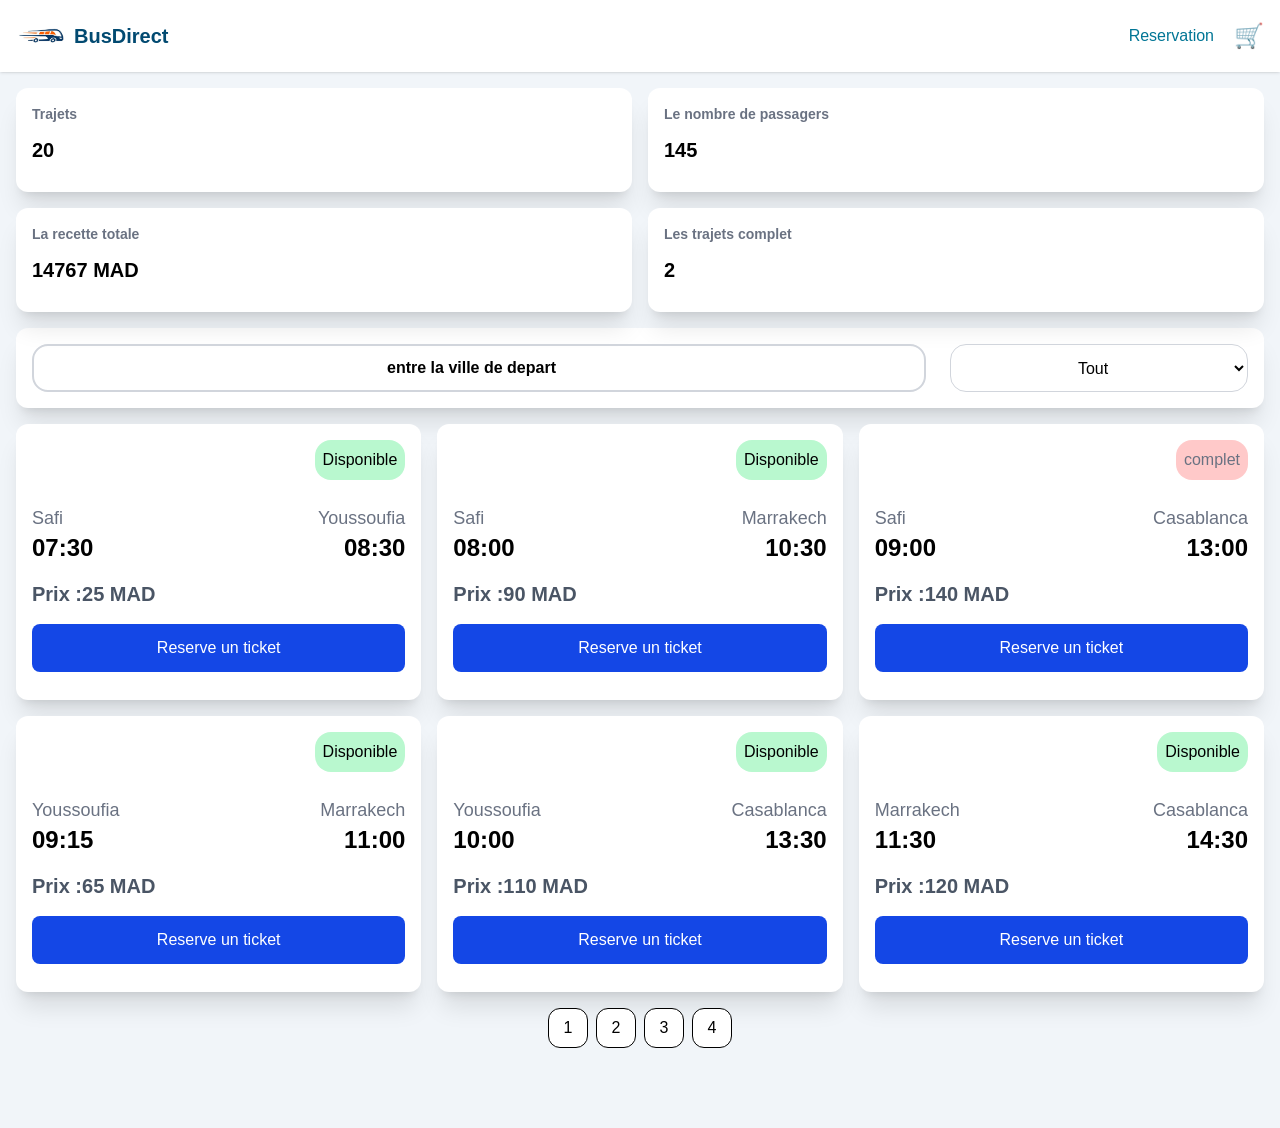
<file: index.html>
<!DOCTYPE html>
<html lang="fr">

<head>
    <meta charset="UTF-8">
    <meta name="viewport" content="width=device-width, initial-scale=1.0">
    <title>BusDirect</title>
    <link rel="stylesheet" href="style.css">
    <link href="src/output.css" rel="stylesheet">
</head>

<body>

    <header class="bg-white shadow-sm sticky top-0 z-10 ">
        <section class="mx-auto p-4 flex justify-between items-center">
            <div class="flex gap-2 items-center">
                <img src="img/logo.png" alt="logo" class="w-[50px] h-[40px]">
                <h1 class="text-xl font-bold text-sky-900">
                    <a href="#bus_direct">BusDirect</a>
                </h1>
            </div>
            <nav class="flex gap-5 items-center">
                <a class="text-l font-medium text-cyan-700 hover:text-sky-900" href="#reservation">
                    Reservation
                </a>

                <a class="text-2xl" href="#ticket" aria-label="Panier">
                    🛒
                </a>
            </nav>

        </section>
    </header>
    <main>
    <section class="grid grid-cols-2 gap-4 mx-4 my-4">
        <div class="flex shadow-xl w-full rounded-xl gap-3 p-4 flex-wrap flex-col bg-white shadow-sm p-4 pb-7" id="trajets">
            <span class="text-sm text-gray-500 font-semibold">Trajets</span>
        </div>
        <div class="flex shadow-xl w-full rounded-xl gap-3 p-4 flex-wrap flex-col bg-white shadow-sm pb-7" id="num_passagers">
            <span class="text-sm text-gray-500 font-semibold">Le nombre de passagers</span>
        </div>
        <div class="flex shadow-xl w-full rounded-xl gap-3 p-4 flex-wrap flex-col bg-white shadow-sm pb-7" id="recette">
            <span class="text-sm text-gray-500 font-semibold">La recette totale</span>
        </div>
        <div class="flex shadow-xl w-full rounded-xl gap-3 p-4 flex-wrap flex-col bg-white shadow-sm pb-7" id="trajets_complete">
            <span class="text-sm text-gray-500 font-semibold">Les trajets complet</span>
        </div>
    </section>
    <section class="search gap-6 mx-4 my-4 p-4 rounded-xl bg-white shadow-xl">
        <div>
            <input 
            type="search"
            id="search"
            class="w-full h-12 border-2 border-gray-300 rounded-2xl text-center font-semibold text-l"
            placeholder="entre la ville de depart">
        </div>
        <div>
            <select 
            name="tries" id="tries" class="text-center w-full h-12 border-1 rounded-2xl border-gray-300 cursor-pointer">
                <option value="Tout">Tout</option>
                <option value="Disponible">Disponible</option>
                <option value="Complete">Complete</option>
            </select>
        </div>
    </section>
    <section class="grid grid-cols-1 lg:grid-cols-3 gap-4 mx-4 my-4" id="AllCards">
    </section>
    <section id="pagination" class="flex justify-center gap-2 mb-20">
        <button type="button" class="w-10 h-10 border-1 rounded-xl bg-white hover:bg-blue-500">1</button>
        <button type="button" class="w-10 h-10 border-1 rounded-xl bg-white hover:bg-blue-500">2</button>
        <button type="button" class="w-10 h-10 border-1 rounded-xl bg-white hover:bg-blue-500">3</button>
        <button type="button" class="w-10 h-10 border-1 rounded-xl bg-white hover:bg-blue-500">4</button>
    </section>
    </main>
    <script type="module" src="./js/main-cabine.js"></script>
    <script type="module" src="./js/main-trajets.js"></script>
    <script type="module" src="./js/store.js"></script>
    <script type="module" src="./js/reservations.js"></script>
    <script type="module" src="./js/validators.js"></script>
</body>

</html>
</file>
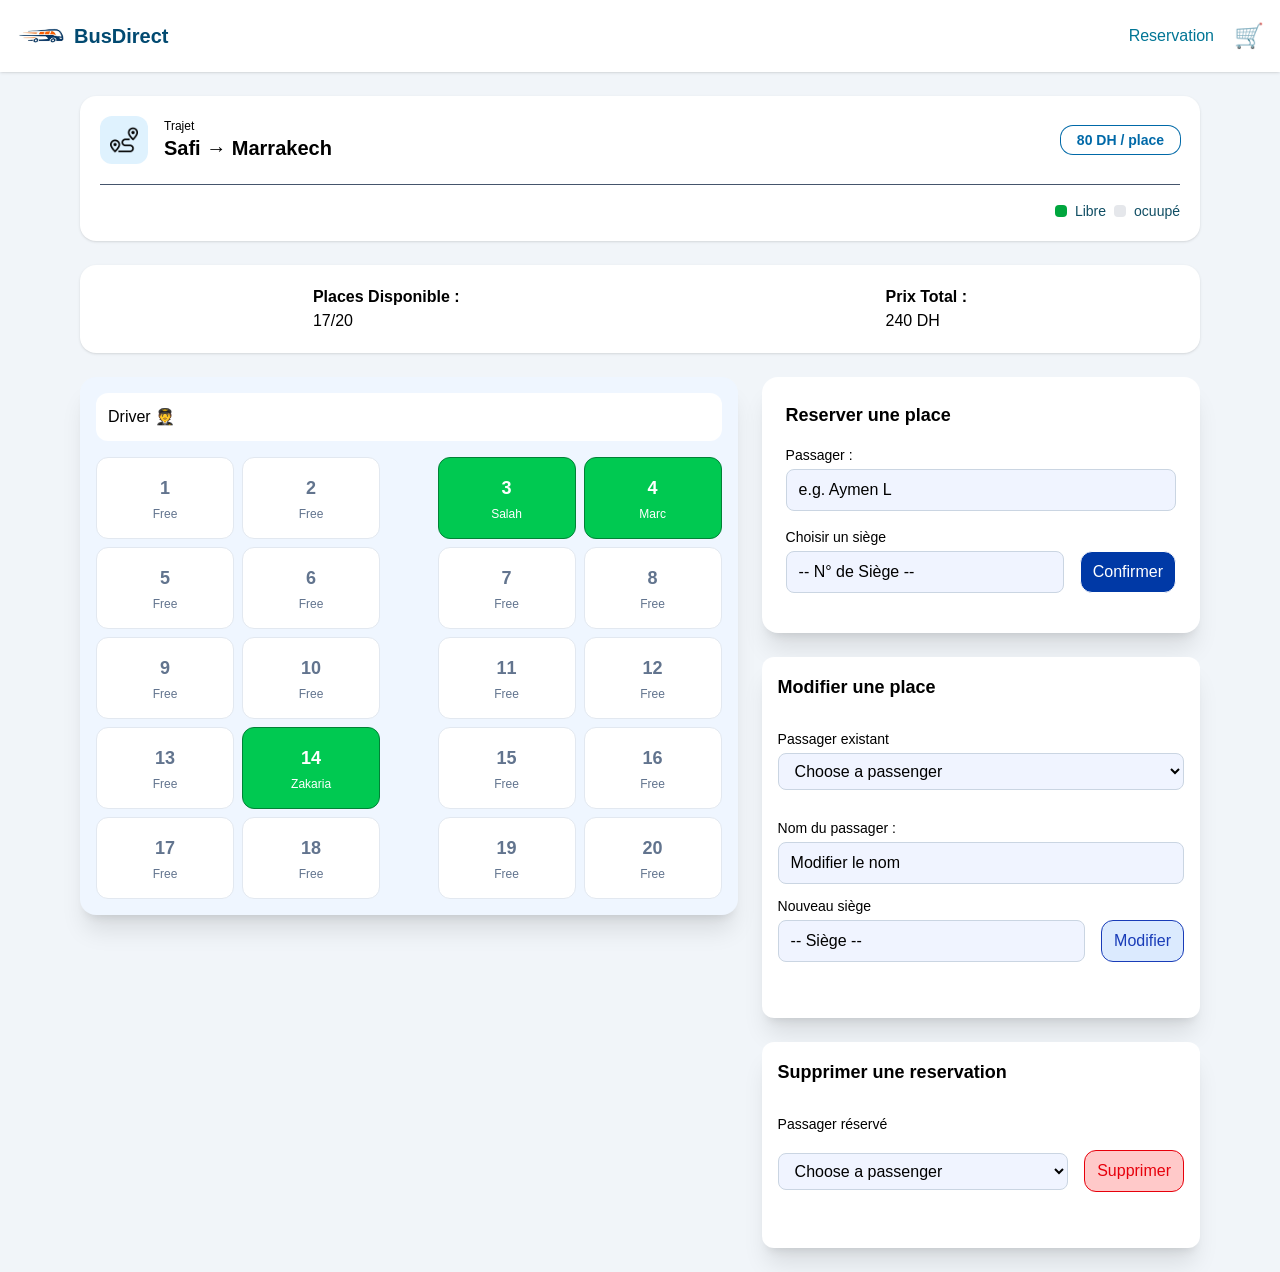
<file: bus_direct.html>
<!DOCTYPE html>
<html lang="fr">

<head>
    <meta charset="UTF-8">
    <meta name="viewport" content="width=device-width, initial-scale=1.0">
    <title>BusDirect</title>
    <link rel="stylesheet" href="style.css">
    <link href="src/output.css" rel="stylesheet">
</head>

<body>

    <header class="bg-white shadow-sm sticky top-0 z-10 ">
        <section class="mx-auto p-4 flex justify-between items-center">
            <div class="flex gap-2 items-center">
                <img src="img/logo.png" alt="logo" class="w-[50px] h-[40px]">
                <h1 class="text-xl font-bold text-sky-900">
                    <a href="#bus_direct">BusDirect</a>
                </h1>
            </div>
            <nav class="flex gap-5 items-center">
                <a class="text-l font-medium text-cyan-700 hover:text-sky-900" href="#reservation">
                    Reservation
                </a>

                <a class="text-2xl" href="#ticket" aria-label="Panier">
                    🛒
                </a>
            </nav>

        </section>
    </header>
    <main class="max-w-6xl mx-auto px-4 my-6 flex flex-col gap-6">

        <section class="rounded-2xl bg-white p-5 shadow-sm ">

            <div class="flex flex-wrap items-center justify-between gap-4">

                <div class="flex items-center gap-4">
                    <div class="flex h-12 w-12 items-center justify-center rounded-xl bg-sky-100">
                        <img src="img/trajet.png" alt="trajet" class="h-7 w-7">
                    </div>
                    <div>
                        <p class="text-xs font-medium uppercase tracking-wide text-slate-400">Trajet</p>
                        <h2 class="text-xl font-semibold text-slate-800 sm:text-2xl">
                            Safi → Marrakech
                        </h2>
                    </div>
                </div>

                <span class="rounded-xl bg-sky-50 px-4 py-1 text-sm font-semibold text-sky-700 ring-1 ring-sky-100">
                    80 DH / place
                </span>

            </div>

            <div
                class="mt-5 flex flex-wrap items-center justify-end gap-x-5 gap-y-2 border-t border-slate-100 pt-4 text-sm text-slate-600">
                <div class="flex-1 flex min-w-40 items-center justify-end gap-2">
                    <div class="w-3 h-3 bg-green-600 rounded-sm"></div>
                    <p class="text-cyan-900 text-sm font-medium">
                        Libre
                    </p>
                    <div class="w-3 h-3 bg-gray-200 rounded-sm"></div>
                    <p class="text-cyan-900 text-sm font-medium">
                        ocuupé
                    </p>
                </div>
            </div>
        </section>
        <section class="rounded-2xl bg-white p-5 shadow-sm flex justify-around">
            <div>
                <p class="font-semibold">Places Disponible :</p>
                <span id="places" class="font-medium"></span>
            </div>
            <div>
                <p class="font-semibold">Prix Total :</p>
                <span id="prix" class="font-medium"></span>
            </div>
        </section>


        <div class="page">
            <section class="bg-blue-50 rounded-2xl shadow-xl p-4">
                <div class="bg-white rounded-xl p-3 mb-4 font-medium">Driver 🧑‍✈️</div>
                <div id="seatGrid" class="grid grid-cols-[1fr_1fr_0.3fr_1fr_1fr] gap-2"></div>
            </section>
            <div class="forms">
                <section class="bg-white rounded-2xl shadow-xl p-6 h-fit ">
                    <h2 class="text-lg font-semibold mb-4">Reserver une place</h2>
                    <label for="nameInput" class="block text-sm font-medium rond mb-1">Passager :</label>
                    <input type="text" id="nameInput" placeholder="e.g. Aymen L"
                        class="w-full border border-slate-300 rounded-lg p-2 bg-[#F0F4FF] px-3 py-2 mb-4 ">
                    <div>
                        <label for="" class="block text-sm font-medium mb-1 rond">Choisir un siège</label>
                        <div class="flex items-center gap-4 justify-between">
                            <input type="text" id="seatInput" placeholder="-- N° de Siège --"
                                class="w-full border border-slate-300 rounded-lg p-2 bg-[#F0F4FF] px-3 py-2">
                            <button type="button" id="reserveButton"
                                class="border-1 px-3 py-2 rounded-xl bg-[#0039A6] text-white">Confirmer</button>
                        </div>
                    </div>
                    <p id="message" class="mt-4 text-sm font-medium"></p>
                </section>

                <section
                    class="flex shadow-xl w-full rounded-xl gap-3 p-4 flex-wrap flex-col bg-white shadow-sm p-4 pb-7">
                    <div>
                        <h2 class="text-lg font-semibold mb-4">Modifier une place</h2>
                    </div>
                    <div>
                        <label for="changeSelect" class="block text-sm font-medium mb-1 rond">Passager existant</label>
                        <select id="changeSelect"
                            class="w-full border border-slate-300 rounded-lg px-3 py-2 mb-4 bg-[#F0F4FF] focus:outline-none focus:ring-2 focus:ring-blue-500">
                        </select>
                    </div>
                    <div>
                        <label for="name" class="block text-sm font-medium rond mb-1">Nom du passager :</label>
                        <input type="text" name="name" id="modifyNameInput" placeholder="Modifier le nom"
                            class="w-full border border-slate-300 rounded-lg p-2 bg-[#F0F4FF] px-3 py-2">
                    </div>
                    <div>
                        <label for="newSeat" class="block text-sm font-medium mb-1 rond">Nouveau siège</label>
                        <div class="flex items-center gap-4 justify-between">
                            <input type="text" id="newSeat" placeholder="-- Siège --"
                                class="w-full border border-slate-300 rounded-lg p-2 bg-[#F0F4FF] px-3 py-2">
                            <button type="button" id="modifyBtn"
                                class="border-1 px-3 py-2 rounded-xl bg-blue-100 text-blue-800 font-medium">Modifier</button>
                        </div>
                    </div>
                    <p id="modifyMessage" class="mt-4 text-sm font-medium"></p>
                </section>
                <section
                    class="flex shadow-xl w-full rounded-xl gap-3 p-4 flex-wrap flex-col bg-white shadow-sm p-4 pb-7 ">
                    <div>
                        <h2 class="text-lg font-semibold mb-4">Supprimer une reservation</h2>
                    </div>

                    <div>
                        <label for="supSelect" class="block text-sm font-medium mb-1 rond">Passager réservé</label>
                    </div>
                    <div class="flex items-center gap-4 justify-between">
                        <select id="supSelect"
                            class="w-full border border-slate-300 rounded-lg px-3 py-2 bg-[#F0F4FF] focus:outline-none focus:ring-2 focus:ring-blue-500">
                        </select>
                        <div class="flex items-center gap-4 justify-between">
                            <button type="button" id="supBtn"
                                class="border-1 px-3 py-2 rounded-xl bg-red-200 text-red-600 font-medium">Supprimer</button>
                        </div>
                    </div>
                    <p id="supMessage" class="mt-4 text-sm font-medium"></p>
                </section>
            </div>
        </div>
    </main>
    <script src="script.js"></script>
</body>

</html>
</file>
<file: style.css>
body{
    background-color: #f1f5f9;
}
.page {
    display: grid;
    gap: 1.5rem;
}

.forms {
    display: grid;
    gap: 1.5rem;
}

.search {
    display: grid;
    grid-template-columns: 3fr 1fr;
}

#AllCards {
    display: grid;
    grid-template-columns: 1fr;
    gap: 1rem;
}

@media (min-width: 1024px) {
    .page {
        grid-template-columns: 3fr 2fr;
        align-items: start;
    }
        #AllCards {
        grid-template-columns: repeat(3, 1fr);
    }
}
</file>
<file: src/output.css>
/*! tailwindcss v4.3.3 | MIT License | https://tailwindcss.com */
@layer properties;
@layer theme, base, components, utilities;

@layer theme {

  :root,
  :host {
    --font-sans: -apple-system, BlinkMacSystemFont, "Segoe UI", Roboto, "Helvetica Neue",
      "Noto Sans", Arial, sans-serif, "Apple Color Emoji", "Segoe UI Emoji",
      "Segoe UI Symbol", "Noto Color Emoji";
    --font-mono: ui-monospace, SFMono-Regular, Menlo, Monaco, Consolas, "Liberation Mono",
      "Courier New", monospace;
    --color-red-100: oklch(93.6% 0.032 17.717);
    --color-red-200: oklch(88.5% 0.062 18.334);
    --color-red-400: oklch(70.4% 0.191 22.216);
    --color-red-500: oklch(63.7% 0.237 25.331);
    --color-red-600: oklch(57.7% 0.245 27.325);
    --color-red-700: oklch(50.5% 0.213 27.518);
    --color-red-800: oklch(44.4% 0.177 26.899);
    --color-green-100: oklch(96.2% 0.044 156.743);
    --color-green-200: oklch(92.5% 0.084 155.995);
    --color-green-400: oklch(79.2% 0.209 151.711);
    --color-green-500: oklch(72.3% 0.219 149.579);
    --color-green-600: oklch(62.7% 0.194 149.214);
    --color-green-700: oklch(52.7% 0.154 150.069);
    --color-green-800: oklch(44.8% 0.119 151.328);
    --color-emerald-100: oklch(95% 0.052 163.051);
    --color-emerald-200: oklch(90.5% 0.093 164.15);
    --color-emerald-400: oklch(76.5% 0.177 163.223);
    --color-emerald-700: oklch(50.8% 0.118 165.612);
    --color-emerald-800: oklch(43.2% 0.095 166.913);
    --color-teal-700: oklch(51.1% 0.096 186.391);
    --color-cyan-100: oklch(95.6% 0.045 203.388);
    --color-cyan-200: oklch(91.7% 0.08 205.041);
    --color-cyan-300: oklch(86.5% 0.127 207.078);
    --color-cyan-400: oklch(78.9% 0.154 211.53);
    --color-cyan-700: oklch(52% 0.105 223.128);
    --color-cyan-900: oklch(39.8% 0.07 227.392);
    --color-sky-100: oklch(95.1% 0.026 236.824);
    --color-sky-200: oklch(90.1% 0.058 230.902);
    --color-sky-300: oklch(82.8% 0.111 230.318);
    --color-sky-400: oklch(74.6% 0.16 232.661);
    --color-sky-500: oklch(68.5% 0.169 237.323);
    --color-sky-600: oklch(58.8% 0.158 241.966);
    --color-sky-700: oklch(50% 0.134 242.749);
    --color-sky-900: oklch(39.1% 0.09 240.876);
    --color-blue-50: oklch(97% 0.014 254.604);
    --color-blue-100: oklch(93.2% 0.032 255.585);
    --color-blue-200: oklch(88.2% 0.059 254.128);
    --color-blue-400: oklch(70.7% 0.165 254.624);
    --color-blue-600: oklch(54.6% 0.245 262.881);
    --color-blue-700: oklch(48.8% 0.243 264.376);
    --color-blue-800: oklch(42.4% 0.199 265.638);
    --color-blue-900: oklch(37.9% 0.146 265.522);
    --color-indigo-600: oklch(51.1% 0.262 276.966);
    --color-indigo-700: oklch(45.7% 0.24 277.023);
    --color-slate-50: oklch(98.4% 0.003 247.858);
    --color-slate-200: oklch(92.9% 0.013 255.508);
    --color-slate-300: oklch(86.9% 0.022 252.894);
    --color-slate-500: oklch(55.4% 0.046 257.417);
    --color-slate-600: oklch(44.6% 0.043 257.281);
    --color-gray-50: oklch(98.5% 0.002 247.839);
    --color-gray-100: oklch(96.7% 0.003 264.542);
    --color-gray-200: oklch(92.8% 0.006 264.531);
    --color-gray-300: oklch(87.2% 0.01 258.338);
    --color-gray-500: oklch(55.1% 0.027 264.364);
    --color-gray-600: oklch(44.6% 0.03 256.802);
    --color-gray-800: oklch(27.8% 0.033 256.848);
    --color-black: #000;
    --color-white: #fff;
    --spacing: 0.25rem;
    --container-xs: 20rem;
    --container-md: 28rem;
    --container-4xl: 56rem;
    --container-6xl: 72rem;
    --text-xs: 0.75rem;
    --text-xs--line-height: calc(1 / 0.75);
    --text-sm: 0.875rem;
    --text-sm--line-height: calc(1.25 / 0.875);
    --text-base: 1rem;
    --text-base--line-height: calc(1.5 / 1);
    --text-lg: 1.125rem;
    --text-lg--line-height: calc(1.75 / 1.125);
    --text-xl: 1.25rem;
    --text-xl--line-height: calc(1.75 / 1.25);
    --text-2xl: 1.5rem;
    --text-2xl--line-height: calc(2 / 1.5);
    --text-3xl: 1.875rem;
    --text-3xl--line-height: calc(2.25 / 1.875);
    --text-4xl: 2.25rem;
    --text-4xl--line-height: calc(2.5 / 2.25);
    --font-weight-medium: 500;
    --font-weight-semibold: 600;
    --font-weight-bold: 700;
    --leading-tight: 1.25;
    --leading-snug: 1.375;
    --leading-normal: 1.5;
    --leading-loose: 2;
    --radius-sm: 0.25rem;
    --radius-lg: 0.5rem;
    --radius-xl: 0.75rem;
    --radius-2xl: 1rem;
    --default-transition-duration: 150ms;
    --default-transition-timing-function: cubic-bezier(0.4, 0, 0.2, 1);
    --default-font-family: var(--font-sans);
    --default-mono-font-family: var(--font-mono);
  }
}

@layer base {

  *,
  ::after,
  ::before,
  ::backdrop,
  ::file-selector-button {
    box-sizing: border-box;
    margin: 0;
    padding: 0;
    border: 0 solid;
  }

  html,
  :host {
    line-height: 1.5;
    -webkit-text-size-adjust: 100%;
    tab-size: 4;
    font-family: var(--default-font-family, -apple-system, BlinkMacSystemFont, "Segoe UI", Roboto, "Helvetica Neue", "Noto Sans", Arial, sans-serif, "Apple Color Emoji", "Segoe UI Emoji", "Segoe UI Symbol", "Noto Color Emoji");
    font-feature-settings: var(--default-font-feature-settings, normal);
    font-variation-settings: var(--default-font-variation-settings, normal);
    -webkit-tap-highlight-color: transparent;
  }

  hr {
    height: 0;
    color: inherit;
    border-top-width: 1px;
  }

  abbr:where([title]) {
    -webkit-text-decoration: underline dotted;
    text-decoration: underline dotted;
  }

  h1,
  h2,
  h3,
  h4,
  h5,
  h6 {
    font-size: inherit;
    font-weight: inherit;
  }

  a {
    color: inherit;
    -webkit-text-decoration: inherit;
    text-decoration: inherit;
  }

  b,
  strong {
    font-weight: bolder;
  }

  code,
  kbd,
  samp,
  pre {
    font-family: var(--default-mono-font-family, ui-monospace, SFMono-Regular, Menlo, Monaco, Consolas, "Liberation Mono", "Courier New", monospace);
    font-feature-settings: var(--default-mono-font-feature-settings, normal);
    font-variation-settings: var(--default-mono-font-variation-settings, normal);
    font-size: 1em;
  }

  small {
    font-size: 80%;
  }

  sub,
  sup {
    font-size: 75%;
    line-height: 0;
    position: relative;
    vertical-align: baseline;
  }

  sub {
    bottom: -0.25em;
  }

  sup {
    top: -0.5em;
  }

  table {
    text-indent: 0;
    border-color: inherit;
    border-collapse: collapse;
  }

  :-moz-focusring:where(:not(iframe)) {
    outline: auto;
  }

  progress {
    vertical-align: baseline;
  }

  summary {
    display: list-item;
  }

  ol,
  ul,
  menu {
    list-style: none;
  }

  img,
  svg,
  video,
  canvas,
  audio,
  iframe,
  embed,
  object {
    display: block;
    /* vertical-align: middle; */
  }

  img,
  video {
    max-width: 100%;
    height: auto;
  }

  button,
  input,
  select,
  optgroup,
  textarea,
  ::file-selector-button {
    font: inherit;
    font-feature-settings: inherit;
    font-variation-settings: inherit;
    letter-spacing: inherit;
    color: inherit;
    border-radius: 0;
    background-color: transparent;
    opacity: 1;
  }

  :where(select:is([multiple], [size])) optgroup {
    font-weight: bolder;
  }

  :where(select:is([multiple], [size])) optgroup option {
    padding-inline-start: 20px;
  }

  ::file-selector-button {
    margin-inline-end: 4px;
  }

  ::placeholder {
    opacity: 1;
  }

  @supports (not (-webkit-appearance: -apple-pay-button)) or (contain-intrinsic-size: 1px) {
    ::placeholder {
      color: currentcolor;

      @supports (color: color-mix(in lab, red, red)) {
        color: color-mix(in oklab, currentcolor 50%, transparent);
      }
    }
  }

  textarea {
    resize: vertical;
  }

  ::-webkit-search-decoration {
    -webkit-appearance: none;
  }

  ::-webkit-date-and-time-value {
    min-height: 1lh;
    text-align: inherit;
  }

  ::-webkit-datetime-edit {
    display: inline-flex;
  }

  ::-webkit-datetime-edit-fields-wrapper {
    padding: 0;
  }

  ::-webkit-datetime-edit,
  ::-webkit-datetime-edit-year-field,
  ::-webkit-datetime-edit-month-field,
  ::-webkit-datetime-edit-day-field,
  ::-webkit-datetime-edit-hour-field,
  ::-webkit-datetime-edit-minute-field,
  ::-webkit-datetime-edit-second-field,
  ::-webkit-datetime-edit-millisecond-field,
  ::-webkit-datetime-edit-meridiem-field {
    padding-block: 0;
  }

  ::-webkit-calendar-picker-indicator {
    line-height: 1;
  }

  :-moz-ui-invalid {
    box-shadow: none;
  }

  button,
  input:where([type="button"], [type="reset"], [type="submit"]),
  ::file-selector-button {
    appearance: button;
  }

  ::-webkit-inner-spin-button,
  ::-webkit-outer-spin-button {
    height: auto;
  }

  [hidden]:where(:not([hidden="until-found"])) {
    display: none !important;
  }
}

@layer utilities {
  .sr-only {
    position: absolute;
    width: 1px;
    height: 1px;
    padding: 0;
    margin: -1px;
    overflow: hidden;
    clip-path: inset(50%);
    white-space: nowrap;
    border-width: 0;
  }

  .sticky {
    position: sticky;
  }

  .top-0 {
    top: 0px;
  }

  .z-10 {
    z-index: 10;
  }

  .col-1 {
    grid-column: 1;
  }

  .m-1 {
    margin: var(--spacing);
  }

  .m-2 {
    margin: calc(var(--spacing) * 2);
  }

  .m-3 {
    margin: calc(var(--spacing) * 3);
  }

  .m-4 {
    margin: calc(var(--spacing) * 4);
  }

  .mx-4 {
    margin-inline: calc(var(--spacing) * 4);
  }

  .mx-auto {
    margin-inline: auto;
  }

  .my-2 {
    margin-block: calc(var(--spacing) * 2);
  }

  .my-4 {
    margin-block: calc(var(--spacing) * 4);
  }

  .my-6 {
    margin-block: calc(var(--spacing) * 6);
  }

  .mt-1 {
    margin-top: var(--spacing);
  }

  .mt-3 {
    margin-top: calc(var(--spacing) * 3);
  }

  .mt-4 {
    margin-top: calc(var(--spacing) * 4);
  }

  .mt-5 {
    margin-top: calc(var(--spacing) * 5);
  }

  .mt-6 {
    margin-top: calc(var(--spacing) * 6);
  }

  .mt-7 {
    margin-top: calc(var(--spacing) * 7);
  }

  .mb-1 {
    margin-bottom: var(--spacing);
  }

  .mb-2 {
    margin-bottom: calc(var(--spacing) * 2);
  }

  .mb-3 {
    margin-bottom: calc(var(--spacing) * 3);
  }

  .mb-4 {
    margin-bottom: calc(var(--spacing) * 4);
  }

  .mb-6 {
    margin-bottom: calc(var(--spacing) * 6);
  }
  .mb-20 {
    margin-bottom: calc(var(--spacing) * 20);
  }

  .ml-3 {
    margin-left: calc(var(--spacing) * 3);
  }

  .ml-10 {
    margin-left: calc(var(--spacing) * 10);
  }


.mt-0 { margin-top: 0px; }
.mt-\[4px\] { margin-top: 4px; }
.mt-\[8px\] { margin-top: 8px; }
.mt-\[12px\] { margin-top: 12px; }
.mt-4 { margin-top: 16px; }
.mt-5 { margin-top: 20px; }
.mt-6 { margin-top: 24px; }
.mt-\[28px\] { margin-top: 28px; }
.mt-8 { margin-top: 32px; }
.mt-\[36px\] { margin-top: 36px; }
.mt-10 { margin-top: 40px; }


.mb-0 { margin-bottom: 0px; }
.mb-\[4px\] { margin-bottom: 4px; }
.mb-\[8px\] { margin-bottom: 8px; }
.mb-\[12px\] { margin-bottom: 12px; }
.mb-4 { margin-bottom: 16px; }
.mb-5 { margin-bottom: 20px; }
.mb-6 { margin-bottom: 24px; }
.mb-\[28px\] { margin-bottom: 28px; }
.mb-8 { margin-bottom: 32px; }
.mb-\[36px\] { margin-bottom: 36px; }
.mb-10 { margin-bottom: 40px; }


.ml-0 { margin-left: 0px; }
.ml-\[4px\] { margin-left: 4px; }
.ml-\[8px\] { margin-left: 8px; }
.ml-\[12px\] { margin-left: 12px; }
.ml-4 { margin-left: 16px; }
.ml-5 { margin-left: 20px; }
.ml-6 { margin-left: 24px; }
.ml-\[28px\] { margin-left: 28px; }
.ml-8 { margin-left: 32px; }
.ml-\[36px\] { margin-left: 36px; }
.ml-10 { margin-left: 40px; }


.mr-0 { margin-right: 0px; }
.mr-\[4px\] { margin-right: 4px; }
.mr-\[8px\] { margin-right: 8px; }
.mr-\[12px\] { margin-right: 12px; }
.mr-4 { margin-right: 16px; }
.mr-5 { margin-right: 20px; }
.mr-6 { margin-right: 24px; }
.mr-\[28px\] { margin-right: 28px; }
.mr-8 { margin-right: 32px; }
.mr-\[36px\] { margin-right: 36px; }
.mr-10 { margin-right: 40px; }

  .block {
    display: block;
  }

  .flex {
    display: flex;
  }

  .grid {
    display: grid;
  }

  .inline-block {
    display: inline-block;
  }

  .table {
    display: table;
  }

  .h-3 {
    height: calc(var(--spacing) * 3);
  }

  .h-4 {
    height: calc(var(--spacing) * 4);
  }

  .h-5 {
    height: calc(var(--spacing) * 5);
  }

  .h-8 {
    height: calc(var(--spacing) * 8);
  }

  .h-10 {
    height: calc(var(--spacing) * 10);
  }

  .h-11 {
    height: calc(var(--spacing) * 11);
  }

  .h-12 {
    height: calc(var(--spacing) * 12);
  }

  .h-17 {
    height: calc(var(--spacing) * 17);
  }

  .h-\[30\] {
    height: 30;
  }

  .h-\[30px\] {
    height: 30px;
  }

  .h-\[40px\] {
    height: 40px;
  }

  .h-\[50px\] {
    height: 50px;
  }

  .h-\[60px\] {
    height: 60px;
  }
  .h-\[200px\] {
    height: 200px;
  }

  .h-auto {
    height: auto;
  }

  .h-fit {
    height: fit-content;
  }

  .h-full {
    height: 100%;
  }

  .min-h-\[1\.75rem\] {
    min-height: 1.75rem;
  }

  .min-h-screen {
    min-height: 100vh;
  }

  .w-1 {
    width: var(--spacing);
  }

  .w-2 {
    width: calc(var(--spacing) * 2);
  }

  .w-3 {
    width: calc(var(--spacing) * 3);
  }

  .w-4 {
    width: calc(var(--spacing) * 4);
  }

  .w-5 {
    width: calc(var(--spacing) * 5);
  }

  .w-6 {
    width: calc(var(--spacing) * 6);
  }

  .w-7 {
    width: calc(var(--spacing) * 7);
  }

  .w-8 {
    width: calc(var(--spacing) * 8);
  }

  .w-10 {
    width: calc(var(--spacing) * 10);
  }

  .w-11 {
    width: calc(var(--spacing) * 11);
  }

  .w-12 {
    width: calc(var(--spacing) * 12);
  }

  .w-13 {
    width: calc(var(--spacing) * 13);
  }

  .w-17 {
    width: calc(var(--spacing) * 17);
  }

  .w-20 {
    width: calc(var(--spacing) * 20);
  }

  .w-\[1px\] {
    width: 1px;
  }

  .w-\[2px\] {
    width: 2px;
  }

  .w-\[4px\] {
    width: 4px;
  }

  .w-\[10px\] {
    width: 10px;
  }

  .w-\[20px\] {
    width: 20px;
  }

  .w-\[30px\] {
    width: 30px;
  }

  .w-\[40px\] {
    width: 40px;
  }

  .w-\[50px\] {
    width: 50px;
  }

  .w-\[60px\] {
    width: 60px;
  }

  .w-\[70px\] {
    width: 70px;
  }

  .w-\[100px\] {
    width: 100px;
  }

  .w-\[200px\] {
    width: 200px;
  }

  .w-\[300px\] {
    width: 300px;
  }

  .w-\[400px\] {
    width: 400px;
  }

  .w-\[500px\] {
    width: 500px;
  }

  .w-\[600px\] {
    width: 600px;
  }

  .w-\[700px\] {
    width: 700px;
  }

  .w-auto {
    width: auto;
  }

  .w-fit {
    width: fit-content;
  }

  .w-full {
    width: 100%;
  }

  .max-w-4xl {
    max-width: var(--container-4xl);
  }

  .max-w-6xl {
    max-width: var(--container-6xl);
  }

  .max-w-md {
    max-width: var(--container-md);
  }

  .max-w-xs {
    max-width: var(--container-xs);
  }

  .min-w-40 {
    min-width: calc(var(--spacing) * 40);
  }

  .flex-1 {
    flex: 1;
  }

  .border-collapse {
    border-collapse: collapse;
  }

  .cursor-not-allowed {
    cursor: not-allowed;
  }

  .cursor-pointer {
    cursor: pointer;
  }

  .resize {
    resize: both;
  }

  .grid-cols-1 {
    grid-template-columns: repeat(1, minmax(0, 1fr));
  }

  .grid-cols-2 {
    grid-template-columns: repeat(2, minmax(0, 1fr));
  }

  .grid-cols-3 {
    grid-template-columns: repeat(3, minmax(0, 1fr));
  }

  .grid-cols-4 {
    grid-template-columns: repeat(4, minmax(0, 1fr));
  }

  .grid-cols-\[1fr_1fr_0\.3fr_1fr_1fr\] {
    grid-template-columns: 1fr 1fr 0.3fr 1fr 1fr;
  }

  .grid-cols-\[repeat\(2\,2\.5rem\)_1rem_repeat\(2\,2\.5rem\)\] {
    grid-template-columns: repeat(2, 2.5rem) 1rem repeat(2, 2.5rem);
  }

  .grid-cols-\[repeat\(2\,2\.75rem\)_1\.5rem_repeat\(2\,2\.75rem\)\] {
    grid-template-columns: repeat(2, 2.75rem) 1.5rem repeat(2, 2.75rem);
  }

  .grid-rows-2 {
    grid-template-rows: repeat(2, minmax(0, 1fr));
  }

  .grid-rows-3 {
    grid-template-rows: repeat(3, minmax(0, 1fr));
  }

  .grid-rows-4 {
    grid-template-rows: repeat(4, minmax(0, 1fr));
  }

  .flex-col {
    flex-direction: column;
  }

  .flex-row {
    flex-direction: row;
  }

  .flex-wrap {
    flex-wrap: wrap;
  }

  .items-center {
    align-items: center;
  }

  .items-end {
    align-items: flex-end;
  }

  .justify-around {
    justify-content: space-around;
  }

  .justify-between {
    justify-content: space-between;
  }

  .justify-center {
    justify-content: center;
  }

  .justify-end {
    justify-content: flex-end;
  }

  .justify-start {
    justify-content: flex-start;
  }

  .gap-1 {
    gap: var(--spacing);
  }

  .gap-2 {
    gap: calc(var(--spacing) * 2);
  }

  .gap-3 {
    gap: calc(var(--spacing) * 3);
  }

  .gap-4 {
    gap: calc(var(--spacing) * 4);
  }

  .gap-5 {
    gap: calc(var(--spacing) * 5);
  }

  .gap-6 {
    gap: calc(var(--spacing) * 6);
  }

  .gap-7 {
    gap: calc(var(--spacing) * 7);
  }

  .gap-12 {
    gap: calc(var(--spacing) * 12);
  }

  .gap-20 {
    gap: calc(var(--spacing) * 20);
  }

  :where(.space-y-6 > :not(:last-child)) {
    --tw-space-y-reverse: 0;
    margin-block-start: calc(calc(var(--spacing) * 6) * var(--tw-space-y-reverse));
    margin-block-end: calc(calc(var(--spacing) * 6) * calc(1 - var(--tw-space-y-reverse)));
  }

  .gap-x-2 {
    column-gap: calc(var(--spacing) * 2);
  }

  .gap-y-8 {
    row-gap: calc(var(--spacing) * 8);
  }

  .self-stretch {
    align-self: stretch;
  }

  .rounded {
    border-radius: 0.25rem;
  }

  .rounded-2xl {
    border-radius: var(--radius-2xl);
  }

  .rounded-\[2rem\] {
    border-radius: 2rem;
  }

  .rounded-lg {
    border-radius: var(--radius-lg);
  }

  .rounded-sm {
    border-radius: var(--radius-sm);
  }

  .rounded-xl {
    border-radius: var(--radius-xl);
  }

  .rounded-l {
    border-top-left-radius: 0.25rem;
    border-bottom-left-radius: 0.25rem;
  }

  .border {
    border-style: var(--tw-border-style);
    border-width: 1px;
  }

  .border-1 {
    border-style: var(--tw-border-style);
    border-width: 1px;
  }

  .border-2 {
    border-style: var(--tw-border-style);
    border-width: 2px;
  }

  .border-3 {
    border-style: var(--tw-border-style);
    border-width: 3px;
  }

  .border-4 {
    border-style: var(--tw-border-style);
    border-width: 4px;
  }

  .border-t {
    border-top-style: var(--tw-border-style);
    border-top-width: 1px;
  }

  .border-gray-300 {
    border-color: var(--color-gray-300);
  }

  .border-green-400 {
    border-color: var(--color-green-400);
  }

  .border-green-700 {
    border-color: var(--color-green-700);
  }

  .border-red-400 {
    border-color: var(--color-red-400);
  }

  .border-sky-200 {
    border-color: var(--color-sky-200);
  }

  .border-slate-200 {
    border-color: var(--color-slate-200);
  }

  .border-slate-300 {
    border-color: var(--color-slate-300);
  }

  .bg-\[\#09D8C7\] {
    background-color: #09D8C7;
  }

  .bg-\[\#0039A6\] {
    background-color: #0039A6;
  }

  .bg-\[\#F0F4FF\] {
    background-color: #F0F4FF;
  }

  .bg-blue-50 {
    background-color: var(--color-blue-50);
  }

  .bg-blue-100 {
    background-color: var(--color-blue-100);
  }

  .bg-blue-200 {
    background-color: var(--color-blue-200);
  }

  .bg-blue-400 {
    background-color: var(--color-blue-400);
  }

  .bg-blue-700 {
    background-color: var(--color-blue-700);
  }

  .bg-cyan-100 {
    background-color: var(--color-cyan-100);
  }

  .bg-cyan-200 {
    background-color: var(--color-cyan-200);
  }

  .bg-cyan-300 {
    background-color: var(--color-cyan-300);
  }

  .bg-cyan-400 {
    background-color: var(--color-cyan-400);
  }

  .bg-cyan-700 {
    background-color: var(--color-cyan-700);
  }

  .bg-cyan-900 {
    background-color: var(--color-cyan-900);
  }

  .bg-emerald-100 {
    background-color: var(--color-emerald-100);
  }

  .bg-gray-50 {
    background-color: var(--color-gray-50);
  }

  .bg-gray-100 {
    background-color: var(--color-gray-100);
  }

  .bg-gray-200 {
    background-color: var(--color-gray-200);
  }

  .bg-gray-500 {
    background-color: var(--color-gray-500);
  }

  .bg-gray-600 {
    background-color: var(--color-gray-600);
  }

  .bg-green-100 {
    background-color: var(--color-green-100);
  }

  .bg-green-200 {
    background-color: var(--color-green-200);
  }

  .bg-green-500 {
    background-color: var(--color-green-500);
  }

  .bg-green-600 {
    background-color: var(--color-green-600);
  }

  .bg-green-700 {
    background-color: var(--color-green-700);
  }

  .bg-green-800 {
    background-color: var(--color-green-800);
  }

  .bg-indigo-600 {
    background-color: var(--color-indigo-600);
  }

  .bg-red-200 {
    background-color: var(--color-red-200);
  }

  .bg-red-500 {
    background-color: var(--color-red-500);
  }

  .bg-red-600 {
    background-color: var(--color-red-600);
  }

  .bg-red-700 {
    background-color: var(--color-red-700);
  }

  .bg-red-800 {
    background-color: var(--color-red-800);
  }

  .bg-sky-100 {
    background-color: var(--color-sky-100);
  }

  .bg-sky-200 {
    background-color: var(--color-sky-200);
  }

  .bg-sky-300 {
    background-color: var(--color-sky-300);
  }

  .bg-sky-400 {
    background-color: var(--color-sky-400);
  }

  .bg-sky-500 {
    background-color: var(--color-sky-500);
  }

  .bg-sky-700 {
    background-color: var(--color-sky-700);
  }

  .bg-sky-900 {
    background-color: var(--color-sky-900);
  }

  .bg-slate-50 {
    background-color: var(--color-slate-50);
  }

  .bg-slate-200 {
    background-color: var(--color-slate-200);
  }

  .bg-slate-300 {
    background-color: var(--color-slate-300);
  }

  .bg-teal-700 {
    background-color: var(--color-teal-700);
  }

  .bg-white {
    background-color: var(--color-white);
  }

  .object-contain {
    object-fit: contain;
  }

  .p-1 {
    padding: var(--spacing);
  }

  .p-2 {
    padding: calc(var(--spacing) * 2);
  }

  .p-3 {
    padding: calc(var(--spacing) * 3);
  }

  .p-4 {
    padding: calc(var(--spacing) * 4);
  }

  .p-5 {
    padding: calc(var(--spacing) * 5);
  }

  .p-6 {
    padding: calc(var(--spacing) * 6);
  }

  .p-8 {
    padding: calc(var(--spacing) * 8);
  }

  .px-2 {
    padding-inline: calc(var(--spacing) * 2);
  }

  .px-3 {
    padding-inline: calc(var(--spacing) * 3);
  }

  .px-4 {
    padding-inline: calc(var(--spacing) * 4);
  }

  .py-1 {
    padding-block: var(--spacing);
  }

  .py-2 {
    padding-block: calc(var(--spacing) * 2);
  }

  .py-3 {
    padding-block: calc(var(--spacing) * 3);
  }

  .py-4 {
    padding-block: calc(var(--spacing) * 4);
  }

  .py-6 {
    padding-block: calc(var(--spacing) * 6);
  }

  .pt-4 {
    padding-top: calc(var(--spacing) * 4);
  }

  .pb-4 {
    padding-bottom: calc(var(--spacing) * 4);
  }

  .pb-7 {
    padding-bottom: calc(var(--spacing) * 7);
  }

  .text-center {
    text-align: center;
  }

  .text-start {
    text-align: start;
  }

  .font-\[\'Libre_Baskerville\'\] {
    font-family: 'Libre Baskerville';
  }

  .font-\[\'Montserrat\'\] {
    font-family: 'Montserrat';
  }

  .font-\[\'Nunito\'\] {
    font-family: 'Nunito';
  }

  .font-\[\'Roboto\'\] {
    font-family: 'Roboto';
  }

  .font-sans {
    font-family: var(--font-sans);
  }

  .text-2xl {
    font-size: var(--text-2xl);
    line-height: var(--tw-leading, var(--text-2xl--line-height));
  }

  .text-3xl {
    font-size: var(--text-3xl);
    line-height: var(--tw-leading, var(--text-3xl--line-height));
  }

  .text-4xl {
    font-size: var(--text-4xl);
    line-height: var(--tw-leading, var(--text-4xl--line-height));
  }

  .text-base {
    font-size: var(--text-base);
    line-height: var(--tw-leading, var(--text-base--line-height));
  }

  .text-lg {
    font-size: var(--text-lg);
    line-height: var(--tw-leading, var(--text-lg--line-height));
  }

  .text-sm {
    font-size: var(--text-sm);
    line-height: var(--tw-leading, var(--text-sm--line-height));
  }

  .text-xl {
    font-size: var(--text-xl);
    line-height: var(--tw-leading, var(--text-xl--line-height));
  }

  .text-xs {
    font-size: var(--text-xs);
    line-height: var(--tw-leading, var(--text-xs--line-height));
  }

  .text-\[22px\] {
    font-size: 22px;
  }

  .leading-loose {
    --tw-leading: var(--leading-loose);
    line-height: var(--leading-loose);
  }

  .leading-normal {
    --tw-leading: var(--leading-normal);
    line-height: var(--leading-normal);
  }

  .leading-snug {
    --tw-leading: var(--leading-snug);
    line-height: var(--leading-snug);
  }

  .leading-tight {
    --tw-leading: var(--leading-tight);
    line-height: var(--leading-tight);
  }

  .font-bold {
    --tw-font-weight: var(--font-weight-bold);
    font-weight: var(--font-weight-bold);
  }

  .font-medium {
    --tw-font-weight: var(--font-weight-medium);
    font-weight: var(--font-weight-medium);
  }

  .font-semibold {
    --tw-font-weight: var(--font-weight-semibold);
    font-weight: var(--font-weight-semibold);
  }

  .text-black {
    color: var(--color-black);
  }

  .text-blue-100 {
    color: var(--color-blue-100);
  }

  .text-blue-400 {
    color: var(--color-blue-400);
  }

  .text-blue-700 {
    color: var(--color-blue-700);
  }

  .text-blue-800 {
    color: var(--color-blue-800);
  }

  .text-blue-900 {
    color: var(--color-blue-900);
  }

  .text-cyan-400 {
    color: var(--color-cyan-400);
  }

  .text-cyan-700 {
    color: var(--color-cyan-700);
  }

  .text-cyan-900 {
    color: var(--color-cyan-900);
  }

  .text-emerald-700 {
    color: var(--color-emerald-700);
  }

  .text-emerald-800 {
    color: var(--color-emerald-800);
  }

  .text-gray-500 {
    color: var(--color-gray-500);
  }

  .text-gray-600 {
    color: var(--color-gray-600);
  }

  .text-green-600 {
    color: var(--color-green-600);
  }

  .text-green-700 {
    color: var(--color-green-700);
  }

  .text-red-600 {
    color: var(--color-red-600);
  }

  .text-sky-400 {
    color: var(--color-sky-400);
  }

  .text-sky-600 {
    color: var(--color-sky-600);
  }

  .text-sky-700 {
    color: var(--color-sky-700);
  }

  .text-sky-900 {
    color: var(--color-sky-900);
  }

  .text-slate-500 {
    color: var(--color-slate-500);
  }

  .text-slate-600 {
    color: var(--color-slate-600);
  }

  .text-white {
    color: var(--color-white);
  }

  .underline {
    text-decoration-line: underline;
  }

  .shadow {
    --tw-shadow: 0 1px 3px 0 var(--tw-shadow-color, rgb(0 0 0 / 0.1)), 0 1px 2px -1px var(--tw-shadow-color, rgb(0 0 0 / 0.1));
    box-shadow: var(--tw-inset-shadow), var(--tw-inset-ring-shadow), var(--tw-ring-offset-shadow), var(--tw-ring-shadow), var(--tw-shadow);
  }

  .shadow-lg {
    --tw-shadow: 0 10px 15px -3px var(--tw-shadow-color, rgb(0 0 0 / 0.1)), 0 4px 6px -4px var(--tw-shadow-color, rgb(0 0 0 / 0.1));
    box-shadow: var(--tw-inset-shadow), var(--tw-inset-ring-shadow), var(--tw-ring-offset-shadow), var(--tw-ring-shadow), var(--tw-shadow);
  }

  .shadow-sm {
    --tw-shadow: 0 1px 3px 0 var(--tw-shadow-color, rgb(0 0 0 / 0.1)), 0 1px 2px -1px var(--tw-shadow-color, rgb(0 0 0 / 0.1));
    box-shadow: var(--tw-inset-shadow), var(--tw-inset-ring-shadow), var(--tw-ring-offset-shadow), var(--tw-ring-shadow), var(--tw-shadow);
  }

  .shadow-xl {
    --tw-shadow: 0 20px 25px -5px var(--tw-shadow-color, rgb(0 0 0 / 0.1)), 0 8px 10px -6px var(--tw-shadow-color, rgb(0 0 0 / 0.1));
    box-shadow: var(--tw-inset-shadow), var(--tw-inset-ring-shadow), var(--tw-ring-offset-shadow), var(--tw-ring-shadow), var(--tw-shadow);
  }

  .ring-1 {
    --tw-ring-shadow: var(--tw-ring-inset, ) 0 0 0 calc(1px + var(--tw-ring-offset-width)) var(--tw-ring-color, currentcolor);
    box-shadow: var(--tw-inset-shadow), var(--tw-inset-ring-shadow), var(--tw-ring-offset-shadow), var(--tw-ring-shadow), var(--tw-shadow);
  }

  .ring-emerald-400 {
    --tw-ring-color: var(--color-emerald-400);
  }

  .outline {
    outline-style: var(--tw-outline-style);
    outline-width: 1px;
  }

  .transition {
    transition-property: color, background-color, border-color, outline-color, text-decoration-color, fill, stroke, --tw-gradient-from, --tw-gradient-via, --tw-gradient-to, opacity, box-shadow, transform, translate, scale, rotate, filter, -webkit-backdrop-filter, backdrop-filter, display, content-visibility, overlay, pointer-events;
    transition-timing-function: var(--tw-ease, var(--default-transition-timing-function));
    transition-duration: var(--tw-duration, var(--default-transition-duration));
  }

  .peer-checked\:bg-indigo-600:is(:where(.peer):checked ~ *) {
    background-color: var(--color-indigo-600);
  }

  .peer-checked\:text-white:is(:where(.peer):checked ~ *) {
    color: var(--color-white);
  }

  .peer-checked\:ring-0:is(:where(.peer):checked ~ *) {
    --tw-ring-shadow: var(--tw-ring-inset, ) 0 0 0 calc(0px + var(--tw-ring-offset-width)) var(--tw-ring-color, currentcolor);
    box-shadow: var(--tw-inset-shadow), var(--tw-inset-ring-shadow), var(--tw-ring-offset-shadow), var(--tw-ring-shadow), var(--tw-shadow);
  }

  .peer-focus-visible\:outline:is(:where(.peer):focus-visible ~ *) {
    outline-style: var(--tw-outline-style);
    outline-width: 1px;
  }

  .peer-focus-visible\:outline-2:is(:where(.peer):focus-visible ~ *) {
    outline-style: var(--tw-outline-style);
    outline-width: 2px;
  }

  .peer-focus-visible\:outline-indigo-600:is(:where(.peer):focus-visible ~ *) {
    outline-color: var(--color-indigo-600);
  }

  @media (hover: hover) {
    .hover\:border-green-500:hover {
      border-color: var(--color-green-500);
    }

    .hover\:bg-emerald-200:hover {
      background-color: var(--color-emerald-200);
    }

    .hover\:bg-gray-600:hover {
      background-color: var(--color-gray-600);
    }

    .hover\:bg-green-400:hover {
      background-color: var(--color-green-400);
    }

    .hover\:bg-indigo-700:hover {
      background-color: var(--color-indigo-700);
    }

    .hover\:bg-sky-900:hover {
      background-color: var(--color-sky-900);
    }

    .hover\:bg-blue-500:hover {
      background-color: var(--color-blue-500);
    }

    .hover\:bg-blue-600:hover {
      background-color: var(--color-blue-600);
    }

    .hover\:bg-blue-700:hover {
      background-color: var(--color-blue-700);
    }

    .hover\:bg-red-500:hover {
      background-color: var(--color-red-500);
    }

    .hover\:bg-red-700:hover {
      background-color: var(--color-red-700);
    }

    .hover\:bg-purple-500:hover {
      background-color: var(--color-purple-500);
    }

    .hover\:bg-purple-700:hover {
      background-color: var(--color-purple-700);
    }

    .hover\:bg-orange-500:hover {
      background-color: var(--color-orange-500);
    }

    .hover\:bg-orange-700:hover {
      background-color: var(--color-orange-700);
    }

    .hover\:bg-yellow-500:hover {
      background-color: var(--color-yellow-500);
    }

    .hover\:bg-pink-500:hover {
      background-color: var(--color-pink-500);
    }

    .hover\:bg-teal-500:hover {
      background-color: var(--color-teal-500);
    }

    .hover\:bg-cyan-500:hover {
      background-color: var(--color-cyan-500);
    }

    .hover\:bg-slate-700:hover {
      background-color: var(--color-slate-700);
    }

    .hover\:bg-gray-800:hover {
      background-color: var(--color-gray-800);
    }

    .hover\:bg-black:hover {
      background-color: var(--color-black);
    }
    .hover\:bg-white:hover {
      background-color: var(--color-white);
    }

    .hover\:text-blue-100:hover {
      color: var(--color-blue-100);
    }

    .hover\:text-blue-200:hover {
      color: var(--color-blue-200);
    }

    .hover\:text-blue-600:hover {
      color: var(--color-blue-600);
    }

    .hover\:text-blue-700:hover {
      color: var(--color-blue-700);
    }

    .hover\:text-blue-900:hover {
      color: var(--color-blue-900);
    }

    .hover\:text-red-100:hover {
      color: var(--color-red-100);
    }

    .hover\:text-sky-100:hover {
      color: var(--color-sky-100);
    }

    .hover\:text-sky-200:hover {
      color: var(--color-sky-200);
    }

    .hover\:text-sky-500:hover {
      color: var(--color-sky-500);
    }

    .hover\:text-sky-700:hover {
      color: var(--color-sky-700);
    }

    .hover\:text-sky-900:hover {
      color: var(--color-sky-900);
    }

    .hover\:text-white:hover {
      color: var(--color-white);
    }
  }

  .focus\:ring-2:focus {
    --tw-ring-shadow: var(--tw-ring-inset, ) 0 0 0 calc(2px + var(--tw-ring-offset-width)) var(--tw-ring-color, currentcolor);
    box-shadow: var(--tw-inset-shadow), var(--tw-inset-ring-shadow), var(--tw-ring-offset-shadow), var(--tw-ring-shadow), var(--tw-shadow);
  }

  .focus\:ring-blue-200:focus {
    --tw-ring-color: var(--color-blue-200);
  }

  .focus\:ring-green-500:focus {
    --tw-ring-color: var(--color-green-500);
  }

  .focus\:ring-slate-300:focus {
    --tw-ring-color: var(--color-slate-300);
  }

  .focus\:outline-none:focus {
    --tw-outline-style: none;
    outline-style: none;
  }

  .focus-visible\:outline:focus-visible {
    outline-style: var(--tw-outline-style);
    outline-width: 1px;
  }

  .focus-visible\:outline-2:focus-visible {
    outline-style: var(--tw-outline-style);
    outline-width: 2px;
  }

  .focus-visible\:outline-offset-2:focus-visible {
    outline-offset: 2px;
  }

  .focus-visible\:outline-indigo-600:focus-visible {
    outline-color: var(--color-indigo-600);
  }

  .disabled\:cursor-not-allowed:disabled {
    cursor: not-allowed;
  }

  .disabled\:bg-slate-300:disabled {
    background-color: var(--color-slate-300);
  }

  @media (width >=40rem) {
    .sm\:w-10 {
      width: calc(var(--spacing) * 10);
    }

    .sm\:grid-cols-3 {
      grid-template-columns: repeat(3, minmax(0, 1fr));
    }

    .sm\:p-4 {
      padding: calc(var(--spacing) * 4);
    }

    .sm\:p-6 {
      padding: calc(var(--spacing) * 6);
    }
  }

  @media (width >=48rem) {
    .md\:grid-cols-2 {
      grid-template-columns: repeat(2, minmax(0, 1fr));
    }

    .md\:flex-row {
      flex-direction: row;
    }

    .md\:items-center {
      align-items: center;
    }

    .md\:justify-between {
      justify-content: space-between;
    }

    .md\:text-right {
      text-align: right;
    }
  }

  @media (width >=64rem) {
    .lg\:grid {
      display: grid;
    }

    .lg\:grid-cols-2 {
      grid-template-columns: repeat(2, minmax(0, 1fr));
    }

    .lg\:grid-rows-1 {
      grid-template-rows: repeat(1, minmax(0, 1fr));
    }

    .lg\:grid-rows-2 {
      grid-template-rows: repeat(2, minmax(0, 1fr));
    }

    .lg\:grid-rows-4 {
      grid-template-rows: repeat(4, minmax(0, 1fr));
    }
  }
}

@property --tw-space-y-reverse {
  syntax: "*";
  inherits: false;
  initial-value: 0;
}

@property --tw-border-style {
  syntax: "*";
  inherits: false;
  initial-value: solid;
}

@property --tw-leading {
  syntax: "*";
  inherits: false;
}

@property --tw-font-weight {
  syntax: "*";
  inherits: false;
}

@property --tw-shadow {
  syntax: "*";
  inherits: false;
  initial-value: 0 0 #0000;
}

@property --tw-shadow-color {
  syntax: "*";
  inherits: false;
}

@property --tw-shadow-alpha {
  syntax: "<percentage>";
  inherits: false;
  initial-value: 100%;
}

@property --tw-inset-shadow {
  syntax: "*";
  inherits: false;
  initial-value: 0 0 #0000;
}

@property --tw-inset-shadow-color {
  syntax: "*";
  inherits: false;
}

@property --tw-inset-shadow-alpha {
  syntax: "<percentage>";
  inherits: false;
  initial-value: 100%;
}

@property --tw-ring-color {
  syntax: "*";
  inherits: false;
}

@property --tw-ring-shadow {
  syntax: "*";
  inherits: false;
  initial-value: 0 0 #0000;
}

@property --tw-inset-ring-color {
  syntax: "*";
  inherits: false;
}

@property --tw-inset-ring-shadow {
  syntax: "*";
  inherits: false;
  initial-value: 0 0 #0000;
}

@property --tw-ring-inset {
  syntax: "*";
  inherits: false;
}

@property --tw-ring-offset-width {
  syntax: "<length>";
  inherits: false;
  initial-value: 0px;
}

@property --tw-ring-offset-color {
  syntax: "*";
  inherits: false;
  initial-value: #fff;
}

@property --tw-ring-offset-shadow {
  syntax: "*";
  inherits: false;
  initial-value: 0 0 #0000;
}

@property --tw-outline-style {
  syntax: "*";
  inherits: false;
  initial-value: solid;
}

@layer properties {
  @supports ((-webkit-hyphens: none) and (not (margin-trim: inline))) or ((-moz-orient: inline) and (not (color:rgb(from red r g b)))) {

    *,
    ::before,
    ::after,
    ::backdrop {
      --tw-space-y-reverse: 0;
      --tw-border-style: solid;
      --tw-leading: initial;
      --tw-font-weight: initial;
      --tw-shadow: 0 0 #0000;
      --tw-shadow-color: initial;
      --tw-shadow-alpha: 100%;
      --tw-inset-shadow: 0 0 #0000;
      --tw-inset-shadow-color: initial;
      --tw-inset-shadow-alpha: 100%;
      --tw-ring-color: initial;
      --tw-ring-shadow: 0 0 #0000;
      --tw-inset-ring-color: initial;
      --tw-inset-ring-shadow: 0 0 #0000;
      --tw-ring-inset: initial;
      --tw-ring-offset-width: 0px;
      --tw-ring-offset-color: #fff;
      --tw-ring-offset-shadow: 0 0 #0000;
      --tw-outline-style: solid;
    }
  }
}
</file>
